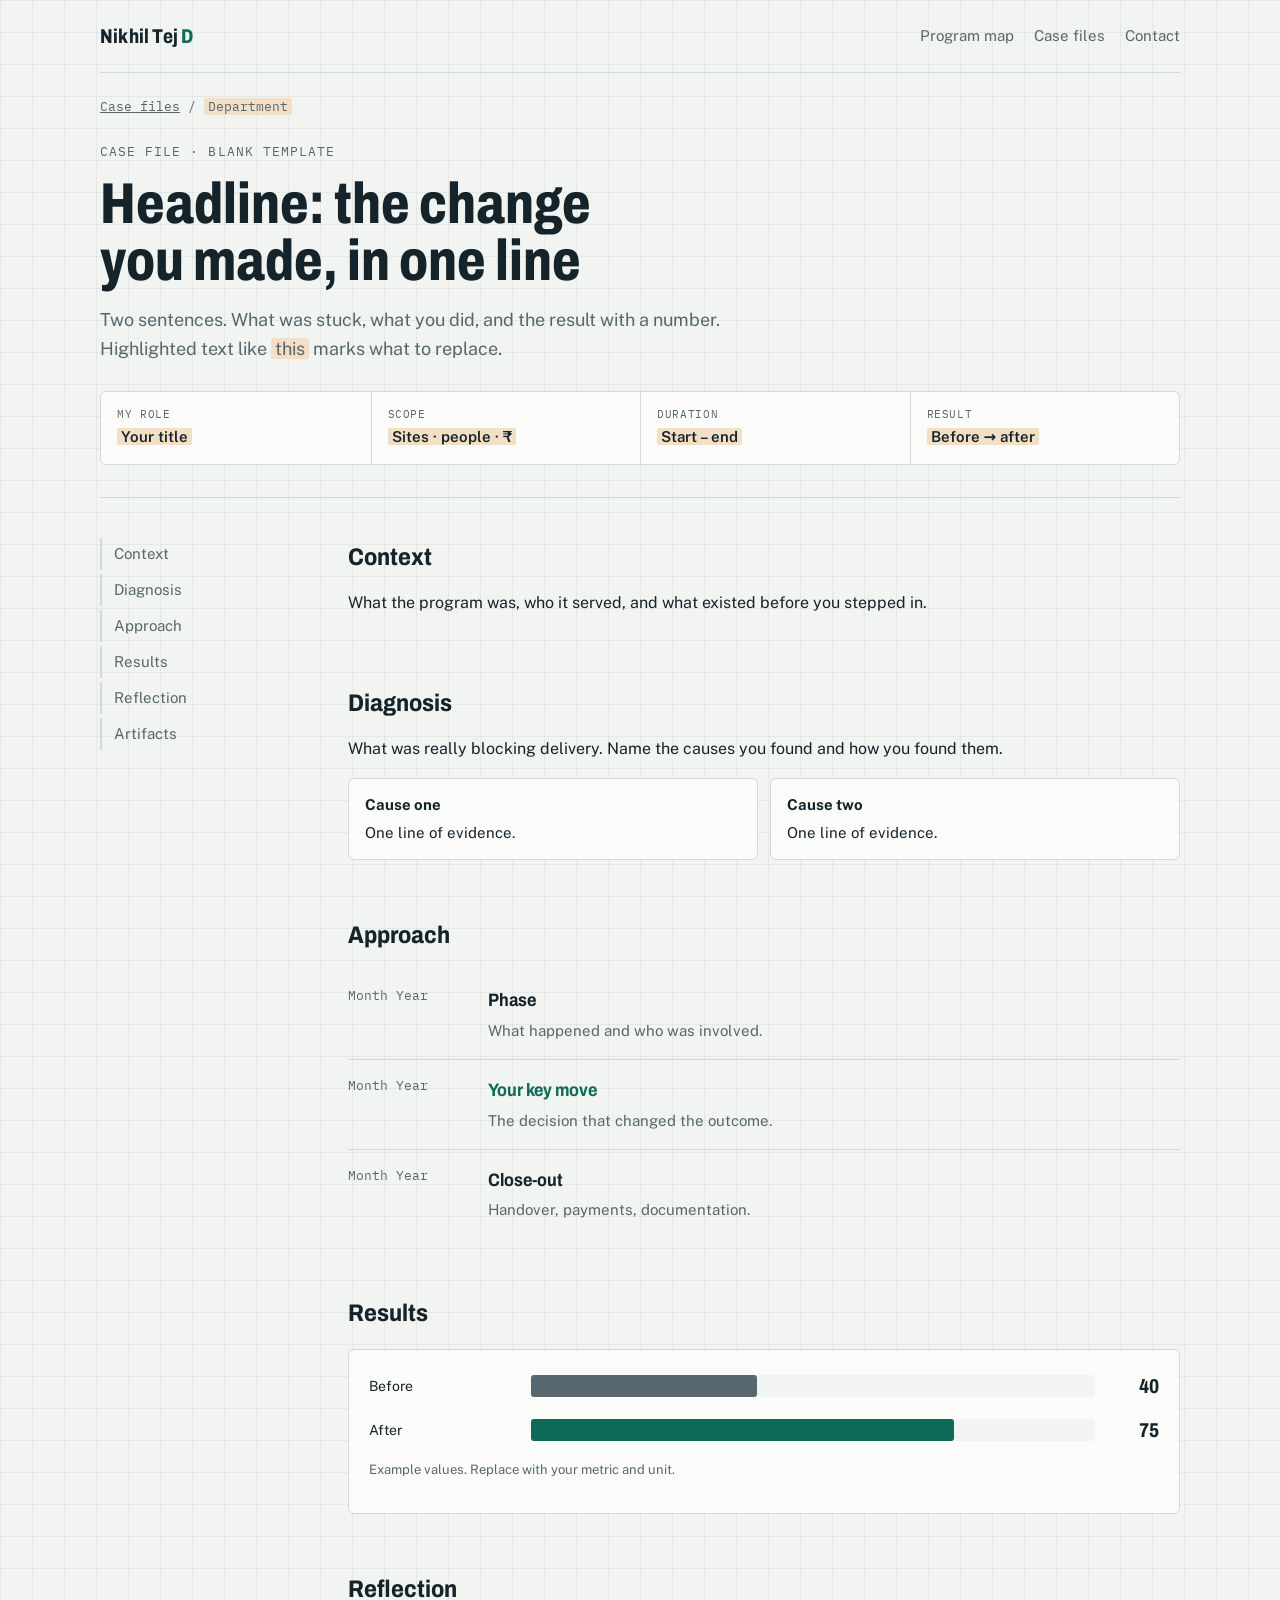
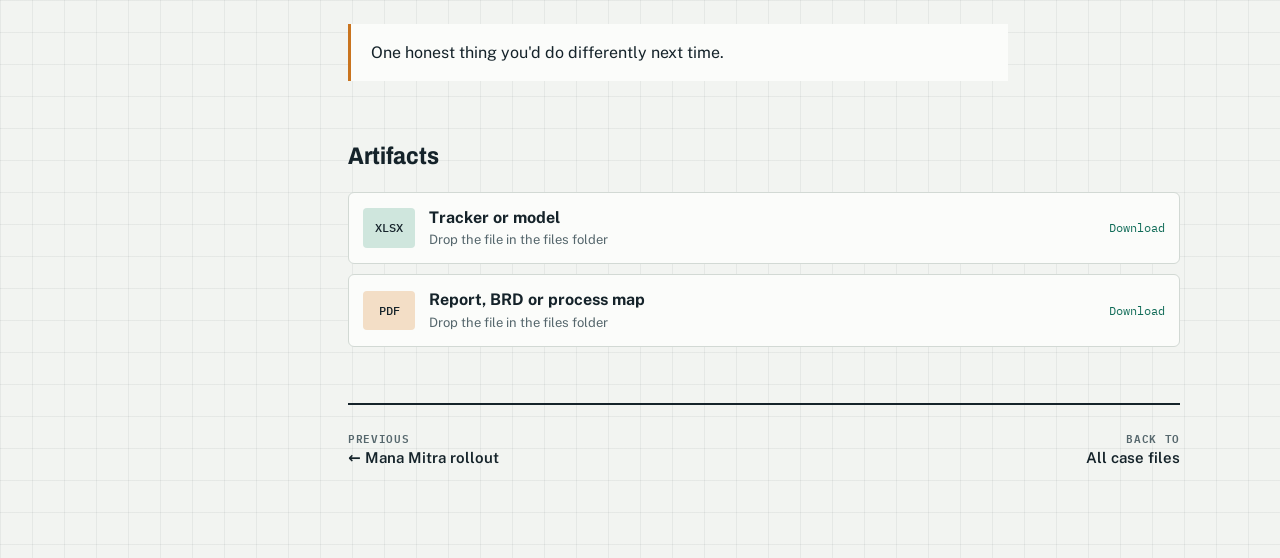
<file: cases/case-template.html>
<!doctype html>
<html lang="en"><head>
<meta charset="utf-8">
<meta name="viewport" content="width=device-width, initial-scale=1, viewport-fit=cover">
<title>Case File Template · Nikhil Tej D</title>
<link rel="preconnect" href="https://fonts.googleapis.com">
<link rel="preconnect" href="https://fonts.gstatic.com" crossorigin>
<link rel="stylesheet" href="https://fonts.googleapis.com/css2?family=Archivo:wdth,wght@75..125,400..800&family=Public+Sans:ital,wght@0,400;0,500;0,600;1,400&family=IBM+Plex+Mono:wght@400;500&display=swap">
<style>
:root{padding-top:env(safe-area-inset-top,0px);padding-bottom:env(safe-area-inset-bottom,0px)}
body{margin:0} img{max-width:100%} [hidden]{display:none!important}

/* Layout: a field program sheet. Left-aligned editorial column, one wide "program map" band
   that shows seven years of concurrent schemes as lanes, then case files you can filter. */
:root{
  --bg:#F2F4F1;
  --surface:#FBFCFA;
  --fg:#15232A;
  --muted:#56676D;
  --line:#D2D9D4;
  --accent:#0F6B57;
  --accent-soft:#CFE6DD;
  --signal:#C9741F;
  --signal-soft:#F3DEC6;
  --grid:rgba(21,35,42,.06);
  --f-display:"Archivo","Arial Narrow",system-ui,sans-serif;
  --f-body:"Public Sans",system-ui,-apple-system,"Segoe UI",sans-serif;
  --f-mono:"IBM Plex Mono",ui-monospace,"SFMono-Regular",Menlo,monospace;
  --s-1:.8125rem; --s0:1rem; --s1:1.125rem; --s2:1.5rem; --s3:2.25rem; --s4:clamp(2.5rem,6vw,4.5rem);
}
@media (prefers-color-scheme:dark){:root:not([data-theme="light"]){
  --bg:#0E1619;--surface:#141F23;--fg:#E4EBE7;--muted:#97A8A5;--line:#26363A;
  --accent:#4DBE9C;--accent-soft:#183A32;--signal:#E39A4F;--signal-soft:#3A2A18;--grid:rgba(228,235,231,.05);color-scheme:dark}}
:root[data-theme="dark"]{
  --bg:#0E1619;--surface:#141F23;--fg:#E4EBE7;--muted:#97A8A5;--line:#26363A;
  --accent:#4DBE9C;--accent-soft:#183A32;--signal:#E39A4F;--signal-soft:#3A2A18;--grid:rgba(228,235,231,.05);color-scheme:dark}

*{box-sizing:border-box}
body{background:var(--bg);color:var(--fg);font-family:var(--f-body);font-size:var(--s0);line-height:1.6;
  padding-left:max(16px,env(safe-area-inset-left,0px));padding-right:max(16px,env(safe-area-inset-right,0px));
  background-image:linear-gradient(var(--grid) 1px,transparent 1px),linear-gradient(90deg,var(--grid) 1px,transparent 1px);
  background-size:32px 32px}
.wrap{max-width:1080px;margin:0 auto}
a{color:var(--accent)}
a:focus-visible,button:focus-visible,summary:focus-visible{outline:2px solid var(--accent);outline-offset:3px;border-radius:2px}
h1,h2,h3{font-family:var(--f-display);text-wrap:balance;margin:0;font-stretch:88%}
.eyebrow{font-family:var(--f-mono);font-size:var(--s-1);letter-spacing:.08em;text-transform:uppercase;color:var(--muted)}

/* header */
header.top{display:flex;justify-content:space-between;align-items:center;gap:16px;padding-block:20px;flex-wrap:wrap;border-bottom:1px solid var(--line)}
.mark{font-family:var(--f-display);font-weight:750;font-stretch:80%;font-size:1.25rem;letter-spacing:.01em;text-decoration:none;color:var(--fg)}
.mark span{color:var(--accent)}
nav{display:flex;gap:20px;flex-wrap:wrap}
nav a{color:var(--muted);text-decoration:none;font-size:.9375rem}
nav a:hover{color:var(--fg)}

/* hero */
.hero{display:grid;grid-template-columns:minmax(0,1.5fr) minmax(0,1fr);gap:48px;padding-block:56px 40px;align-items:end}
.hero h1{font-size:var(--s4);line-height:.98;font-weight:780;font-stretch:78%;letter-spacing:-.01em;margin-top:14px}
.hero h1 em{font-style:normal;color:var(--accent)}
.lede{font-size:var(--s1);color:var(--muted);max-width:60ch;margin:22px 0 0}
.lede strong{color:var(--fg);font-weight:600}
.open{display:flex;flex-wrap:wrap;gap:8px;margin-top:24px}
.chip{font-family:var(--f-mono);font-size:.75rem;padding:5px 10px;border:1px solid var(--line);border-radius:999px;background:var(--surface);color:var(--fg)}
.ledger{background:var(--surface);border:1px solid var(--line);border-radius:6px;overflow:hidden}
.ledger .row{display:grid;grid-template-columns:auto 1fr;gap:16px;align-items:baseline;padding:14px 18px;border-top:1px solid var(--line)}
.ledger .row:first-child{border-top:0}
.ledger .num{font-family:var(--f-display);font-weight:760;font-stretch:75%;font-size:2.1rem;line-height:1;font-variant-numeric:tabular-nums;min-width:4.6ch}
.ledger .lab{color:var(--muted);font-size:.9375rem}
.ledger .src{font-family:var(--f-mono);font-size:.6875rem;color:var(--muted);padding:10px 18px;border-top:1px solid var(--line);background:var(--bg)}

section{padding-block:56px}
.sec-head{display:flex;justify-content:space-between;align-items:end;gap:24px;flex-wrap:wrap;margin-bottom:28px}
.sec-head h2{font-size:var(--s3);line-height:1.05;font-weight:740;max-width:22ch;margin-top:8px}
.sec-head p{color:var(--muted);max-width:46ch;margin:0}

/* program map */
.map-band{background:var(--surface);border:1px solid var(--line);border-radius:6px;padding:20px 20px 16px}
.map-scroll{overflow-x:auto}
.map{min-width:760px;display:grid;grid-template-columns:170px 1fr;row-gap:6px;font-size:.8125rem}
.lane-label{font-weight:600;padding-right:12px;align-self:center;line-height:1.25}
.lane-label small{display:block;font-family:var(--f-mono);font-weight:400;font-size:.6875rem;color:var(--muted)}
.track{position:relative;height:34px;border-left:1px solid var(--line);border-bottom:1px solid var(--grid)}
.bar{position:absolute;top:6px;height:22px;border-radius:3px;background:var(--accent-soft);border:1px solid var(--accent);color:var(--fg);font-size:.6875rem;font-family:var(--f-mono);line-height:20px;padding:0 6px;white-space:nowrap;overflow:hidden;text-overflow:ellipsis}
.bar.crisis{background:var(--signal-soft);border-color:var(--signal)}
.bar.pin{width:10px!important;padding:0;border-radius:50%;height:10px;top:12px;background:var(--signal);border-color:var(--signal)}
.bar.ongoing{border-right-style:dashed;border-top-right-radius:0;border-bottom-right-radius:0}
.axis{position:relative;height:22px;font-family:var(--f-mono);font-size:.6875rem;color:var(--muted);border-top:1px solid var(--line);margin-top:4px}
.axis span{position:absolute;top:4px;transform:translateX(-50%)}
.map-foot{display:flex;flex-wrap:wrap;gap:18px;margin-top:14px;font-size:.8125rem;color:var(--muted)}
.key{display:inline-flex;align-items:center;gap:6px}
.key i{width:16px;height:10px;border-radius:2px;display:inline-block;border:1px solid var(--accent);background:var(--accent-soft)}
.key i.c{border-color:var(--signal);background:var(--signal-soft)}
.key i.d{border-right-style:dashed}
.desk{margin-top:18px;padding:14px 16px;border-left:3px solid var(--accent);background:var(--bg);font-size:.9375rem;max-width:70ch}

/* case files */
.filters{display:flex;flex-wrap:wrap;gap:8px;margin-bottom:22px}
.filters button{font:inherit;font-size:.875rem;padding:7px 14px;border-radius:999px;border:1px solid var(--line);background:var(--surface);color:var(--fg);cursor:pointer}
.filters button[aria-pressed="true"]{background:var(--fg);color:var(--bg);border-color:var(--fg)}
.cases{display:grid;grid-template-columns:repeat(auto-fill,minmax(min(100%,330px),1fr));gap:16px}
.case{background:var(--surface);border:1px solid var(--line);border-radius:6px;padding:20px;display:flex;flex-direction:column;gap:12px;min-width:0}
.case .meta{display:flex;justify-content:space-between;gap:10px;font-family:var(--f-mono);font-size:.6875rem;color:var(--muted);text-transform:uppercase;letter-spacing:.06em}
.case h3{font-size:1.375rem;line-height:1.12;font-weight:720}
.result{display:flex;align-items:baseline;gap:10px;padding:10px 12px;background:var(--bg);border-radius:4px}
.result b{font-family:var(--f-display);font-stretch:75%;font-size:1.6rem;line-height:1;color:var(--accent);font-variant-numeric:tabular-nums;white-space:nowrap}
.case.crisis .result b{color:var(--signal)}
.result span{font-size:.875rem;color:var(--muted);line-height:1.35}
.case p{margin:0;font-size:.9375rem}
details{border-top:1px solid var(--line);padding-top:10px;margin-top:auto}
summary{cursor:pointer;font-size:.875rem;font-weight:600;color:var(--accent);list-style:none}
summary::-webkit-details-marker{display:none}
summary::after{content:" +";}
details[open] summary::after{content:" –"}
details dl{margin:12px 0 0;display:grid;gap:10px}
details dt{font-family:var(--f-mono);font-size:.6875rem;text-transform:uppercase;letter-spacing:.06em;color:var(--muted)}
details dd{margin:2px 0 0;font-size:.9rem}
.tags{display:flex;flex-wrap:wrap;gap:6px}
.tags span{font-size:.75rem;padding:2px 8px;border-radius:3px;background:var(--accent-soft);color:var(--fg)}

/* approach */
.steps{display:grid;grid-template-columns:repeat(5,minmax(0,1fr));gap:0;border:1px solid var(--line);border-radius:6px;background:var(--surface);overflow:hidden}
.step{padding:20px 18px;border-left:1px solid var(--line);display:flex;flex-direction:column;gap:8px;min-width:0}
.step:first-child{border-left:0}
.step .n{font-family:var(--f-mono);font-size:.75rem;color:var(--accent)}
.step h3{font-size:1.25rem;font-weight:720}
.step p{margin:0;font-size:.875rem;color:var(--muted)}
.step .ev{margin-top:auto;padding-top:10px;border-top:1px dashed var(--line);font-size:.8125rem;color:var(--fg)}

/* toolkit */
.kit{display:grid;grid-template-columns:repeat(3,minmax(0,1fr));gap:32px}
.kit h3{font-size:1.125rem;font-weight:700;padding-bottom:8px;border-bottom:2px solid var(--fg);margin-bottom:10px}
.kit ul{list-style:none;margin:0;padding:0;display:grid;gap:6px;font-size:.9375rem}
.kit li{display:flex;justify-content:space-between;gap:12px;border-bottom:1px solid var(--line);padding-bottom:6px}
.kit li span:last-child{font-family:var(--f-mono);font-size:.75rem;color:var(--muted);white-space:nowrap}

/* contact */
.contact{display:grid;grid-template-columns:minmax(0,1.3fr) minmax(0,1fr);gap:40px;align-items:start;border-top:2px solid var(--fg);padding-top:40px}
.contact h2{font-size:var(--s3);font-weight:760;line-height:1.05}
.contact p{color:var(--muted);max-width:52ch}
.cards{display:grid;gap:10px}
.c-item{background:var(--surface);border:1px solid var(--line);border-radius:6px;padding:12px 14px;display:flex;justify-content:space-between;align-items:center;gap:12px}
.c-item div{min-width:0}
.c-item small{display:block;font-family:var(--f-mono);font-size:.6875rem;text-transform:uppercase;letter-spacing:.06em;color:var(--muted)}
.c-item strong{font-weight:600;overflow-wrap:anywhere}
.c-item button{font:inherit;font-size:.8125rem;border:1px solid var(--line);background:var(--bg);color:var(--fg);border-radius:4px;padding:5px 10px;cursor:pointer;flex:none}
footer{padding-block:32px 48px;font-family:var(--f-mono);font-size:.75rem;color:var(--muted)}

/* load moment: lanes draw left to right from a visible resting state */
@media (prefers-reduced-motion:no-preference){
  .bar{transform-origin:left center;animation:draw .9s cubic-bezier(.2,.7,.2,1) both}
  @keyframes draw{from{transform:scaleX(.15);opacity:.55}to{transform:none;opacity:1}}
}

@media (max-width:860px){
  .hero{grid-template-columns:1fr;gap:32px;padding-block:40px 24px}
  .steps{grid-template-columns:1fr}
  .step{border-left:0;border-top:1px solid var(--line)}
  .step:first-child{border-top:0}
  .kit{grid-template-columns:1fr;gap:28px}
  .contact{grid-template-columns:1fr}
}


/* ---- case page ---- */
.crumb{font-family:var(--f-mono);font-size:var(--s-1);color:var(--muted);padding-block:24px 0}
.crumb a{color:var(--muted)}
.case-hero{padding-block:24px 32px;border-bottom:1px solid var(--line)}
.case-hero h1{font-size:clamp(2.2rem,5vw,3.6rem);line-height:1;font-weight:780;font-stretch:78%;margin-top:12px;max-width:20ch}
.case-hero .lede{margin-top:16px}
.facts{display:grid;grid-template-columns:repeat(4,minmax(0,1fr));margin-top:28px;border:1px solid var(--line);border-radius:6px;background:var(--surface)}
.facts div{padding:14px 16px;border-left:1px solid var(--line);min-width:0}
.facts div:first-child{border-left:0}
.facts small{display:block;font-family:var(--f-mono);font-size:.6875rem;text-transform:uppercase;letter-spacing:.06em;color:var(--muted)}
.facts strong{font-weight:600;font-size:.9375rem}
.layout{display:grid;grid-template-columns:200px minmax(0,1fr);gap:48px;padding-block:40px}
.toc{position:sticky;top:calc(env(safe-area-inset-top,0px) + 24px);align-self:start;display:grid;gap:4px;font-size:.875rem}
.toc a{color:var(--muted);text-decoration:none;padding:4px 0 4px 12px;border-left:2px solid var(--line)}
.toc a:hover,.toc a.on{color:var(--fg);border-left-color:var(--accent)}
.body{display:grid;gap:56px;min-width:0}
.body section{padding:0}
.body h2{font-size:var(--s2);font-weight:740;margin-bottom:14px}
.body p{max-width:66ch;margin:0 0 12px}
.why{display:grid;grid-template-columns:repeat(2,minmax(0,1fr));gap:12px;margin-top:16px}
.why div{background:var(--surface);border:1px solid var(--line);border-radius:6px;padding:14px 16px;font-size:.9375rem}
.why b{display:block;margin-bottom:4px}
.adkar{display:grid;grid-template-columns:repeat(5,minmax(0,1fr));gap:6px;margin-top:18px}
.adkar div{padding:14px 12px;border:1px solid var(--line);border-radius:4px;background:var(--surface);min-width:0}
.adkar div.block{border-color:var(--signal);background:var(--signal-soft)}
.adkar b{display:block;font-family:var(--f-display);font-stretch:80%;font-size:1.125rem}
.adkar span{font-size:.75rem;color:var(--muted)}
.adkar div.block span{color:var(--fg)}
.phases{list-style:none;margin:16px 0 0;padding:0;display:grid;gap:0}
.phases li{display:grid;grid-template-columns:120px minmax(0,1fr);gap:20px;padding:16px 0;border-top:1px solid var(--line)}
.phases li:first-child{border-top:0}
.phases time{font-family:var(--f-mono);font-size:.8125rem;color:var(--muted)}
.phases h3{font-size:1.125rem;font-weight:700;margin-bottom:4px}
.phases p{margin:0;font-size:.9375rem;color:var(--muted)}
.phases li.hot h3{color:var(--accent)}
.chart{background:var(--surface);border:1px solid var(--line);border-radius:6px;padding:20px;margin-top:16px}
.chart .r{display:grid;grid-template-columns:150px minmax(0,1fr) 52px;gap:12px;align-items:center;margin-top:12px}
.chart .r:first-of-type{margin-top:0}
.chart .lab{font-size:.875rem}
.chart .rail{height:22px;background:var(--bg);border-radius:3px;position:relative}
.chart .fill{position:absolute;inset:0 auto 0 0;border-radius:3px;background:var(--muted)}
.chart .fill.a{background:var(--accent)}
.chart .v{font-family:var(--f-display);font-stretch:78%;font-weight:760;font-size:1.25rem;font-variant-numeric:tabular-nums;text-align:right}
.chart .note{margin-top:14px;font-size:.8125rem;color:var(--muted)}
blockquote.reflect{margin:16px 0 0;padding:16px 20px;border-left:3px solid var(--signal);background:var(--surface);font-size:1rem;max-width:66ch}
.files{display:grid;gap:10px;margin-top:16px}
.file{display:grid;grid-template-columns:52px minmax(0,1fr) auto;gap:14px;align-items:center;background:var(--surface);border:1px solid var(--line);border-radius:6px;padding:12px 14px;text-decoration:none;color:var(--fg)}
.file:hover{border-color:var(--accent)}
.file .ext{font-family:var(--f-mono);font-size:.75rem;font-weight:500;text-align:center;padding:10px 0;border-radius:4px;background:var(--accent-soft)}
.file .ext.pdf{background:var(--signal-soft)}
.file small{display:block;color:var(--muted);font-size:.8125rem}
.file .go{font-family:var(--f-mono);font-size:.75rem;color:var(--accent);white-space:nowrap}
.embed{margin-top:16px;border:1px dashed var(--line);border-radius:6px;background:var(--surface);min-height:220px;display:grid;place-items:center;text-align:center;padding:24px}
.embed iframe{width:100%;height:520px;border:0;border-radius:4px}
.embed p{color:var(--muted);font-size:.875rem;margin:6px auto 0;max-width:46ch}
.pager{display:flex;justify-content:space-between;gap:16px;border-top:2px solid var(--fg);padding-block:24px 48px;flex-wrap:wrap}
.pager a{text-decoration:none;color:var(--fg);font-weight:600}
.pager small{display:block;font-family:var(--f-mono);font-size:.6875rem;color:var(--muted);text-transform:uppercase;letter-spacing:.06em}
.ph{background:var(--signal-soft);padding:0 4px;border-radius:2px}
@media (max-width:860px){
  .layout{grid-template-columns:1fr;gap:24px}
  .toc{position:static;grid-auto-flow:column;overflow-x:auto;gap:12px}
  .toc a{border-left:0;border-bottom:2px solid var(--line);padding:4px 0;white-space:nowrap}
  .facts{grid-template-columns:repeat(2,minmax(0,1fr))}
  .facts div:nth-child(3){border-left:0}
  .facts div:nth-child(n+3){border-top:1px solid var(--line)}
  .why{grid-template-columns:1fr}
  .adkar{grid-template-columns:repeat(2,minmax(0,1fr))}
  .phases li{grid-template-columns:1fr;gap:4px}
  .chart .r{grid-template-columns:1fr 52px}
  .chart .lab{grid-column:1/-1}
}

</style>
</head><body>
<div class="wrap">
<header class="top">
  <a class="mark" href="../index.html">Nikhil Tej <span>D</span></a>
  <nav aria-label="Sections">
    <a href="../index.html#map">Program map</a>
    <a href="../index.html#cases">Case files</a>
    <a href="../index.html#contact">Contact</a>
  </nav>
</header>

<div class="crumb"><a href="../index.html#cases">Case files</a> / <span class="ph">Department</span></div>
<div class="case-hero">
  <div class="eyebrow">Case file · Blank template</div>
  <h1>Headline: the change you made, in one line</h1>
  <p class="lede">Two sentences. What was stuck, what you did, and the result with a number. Highlighted text like <span class="ph">this</span> marks what to replace.</p>
  <div class="facts">
    <div><small>My role</small><strong class="ph">Your title</strong></div>
    <div><small>Scope</small><strong class="ph">Sites · people · ₹</strong></div>
    <div><small>Duration</small><strong class="ph">Start – end</strong></div>
    <div><small>Result</small><strong class="ph">Before → after</strong></div>
  </div>
</div>

<div class="layout">
  <nav class="toc" aria-label="On this page">
    <a href="#context">Context</a>
    <a href="#diagnosis">Diagnosis</a>
    <a href="#approach">Approach</a>
    <a href="#results">Results</a>
    <a href="#reflection">Reflection</a>
    <a href="#artifacts">Artifacts</a>
  </nav>
  <div class="body">
    <section id="context"><h2>Context</h2><p>What the program was, who it served, and what existed before you stepped in.</p></section>
    <section id="diagnosis"><h2>Diagnosis</h2><p>What was really blocking delivery. Name the causes you found and how you found them.</p>
      <div class="why"><div><b>Cause one</b>One line of evidence.</div><div><b>Cause two</b>One line of evidence.</div></div>
    </section>
    <section id="approach"><h2>Approach</h2>
      <ol class="phases">
        <li><time>Month Year</time><div><h3>Phase</h3><p>What happened and who was involved.</p></div></li>
        <li class="hot"><time>Month Year</time><div><h3>Your key move</h3><p>The decision that changed the outcome.</p></div></li>
        <li><time>Month Year</time><div><h3>Close-out</h3><p>Handover, payments, documentation.</p></div></li>
      </ol>
    </section>
    <section id="results"><h2>Results</h2>
      <div class="chart" role="img" aria-label="Example before and after bars">
        <div class="r"><span class="lab">Before</span><div class="rail"><div class="fill" style="width:40%"></div></div><span class="v">40</span></div>
        <div class="r"><span class="lab">After</span><div class="rail"><div class="fill a" style="width:75%"></div></div><span class="v">75</span></div>
        <p class="note">Example values. Replace with your metric and unit.</p>
      </div>
    </section>
    <section id="reflection"><h2>Reflection</h2><blockquote class="reflect">One honest thing you'd do differently next time.</blockquote></section>
    <section id="artifacts"><h2>Artifacts</h2>
      <div class="files">
        <a class="file" href="#artifacts"><span class="ext">XLSX</span><span><strong>Tracker or model</strong><small>Drop the file in the files folder</small></span><span class="go">Download</span></a>
        <a class="file" href="#artifacts"><span class="ext pdf">PDF</span><span><strong>Report, BRD or process map</strong><small>Drop the file in the files folder</small></span><span class="go">Download</span></a>
      </div>
    </section>
    <nav class="pager" aria-label="More case files">
      <a href="mana-mitra.html"><small>Previous</small>← Mana Mitra rollout</a>
      <a href="../index.html#cases" style="text-align:right"><small>Back to</small>All case files</a>
    </nav>
  </div>
</div>
</div>

</body></html>
</file>
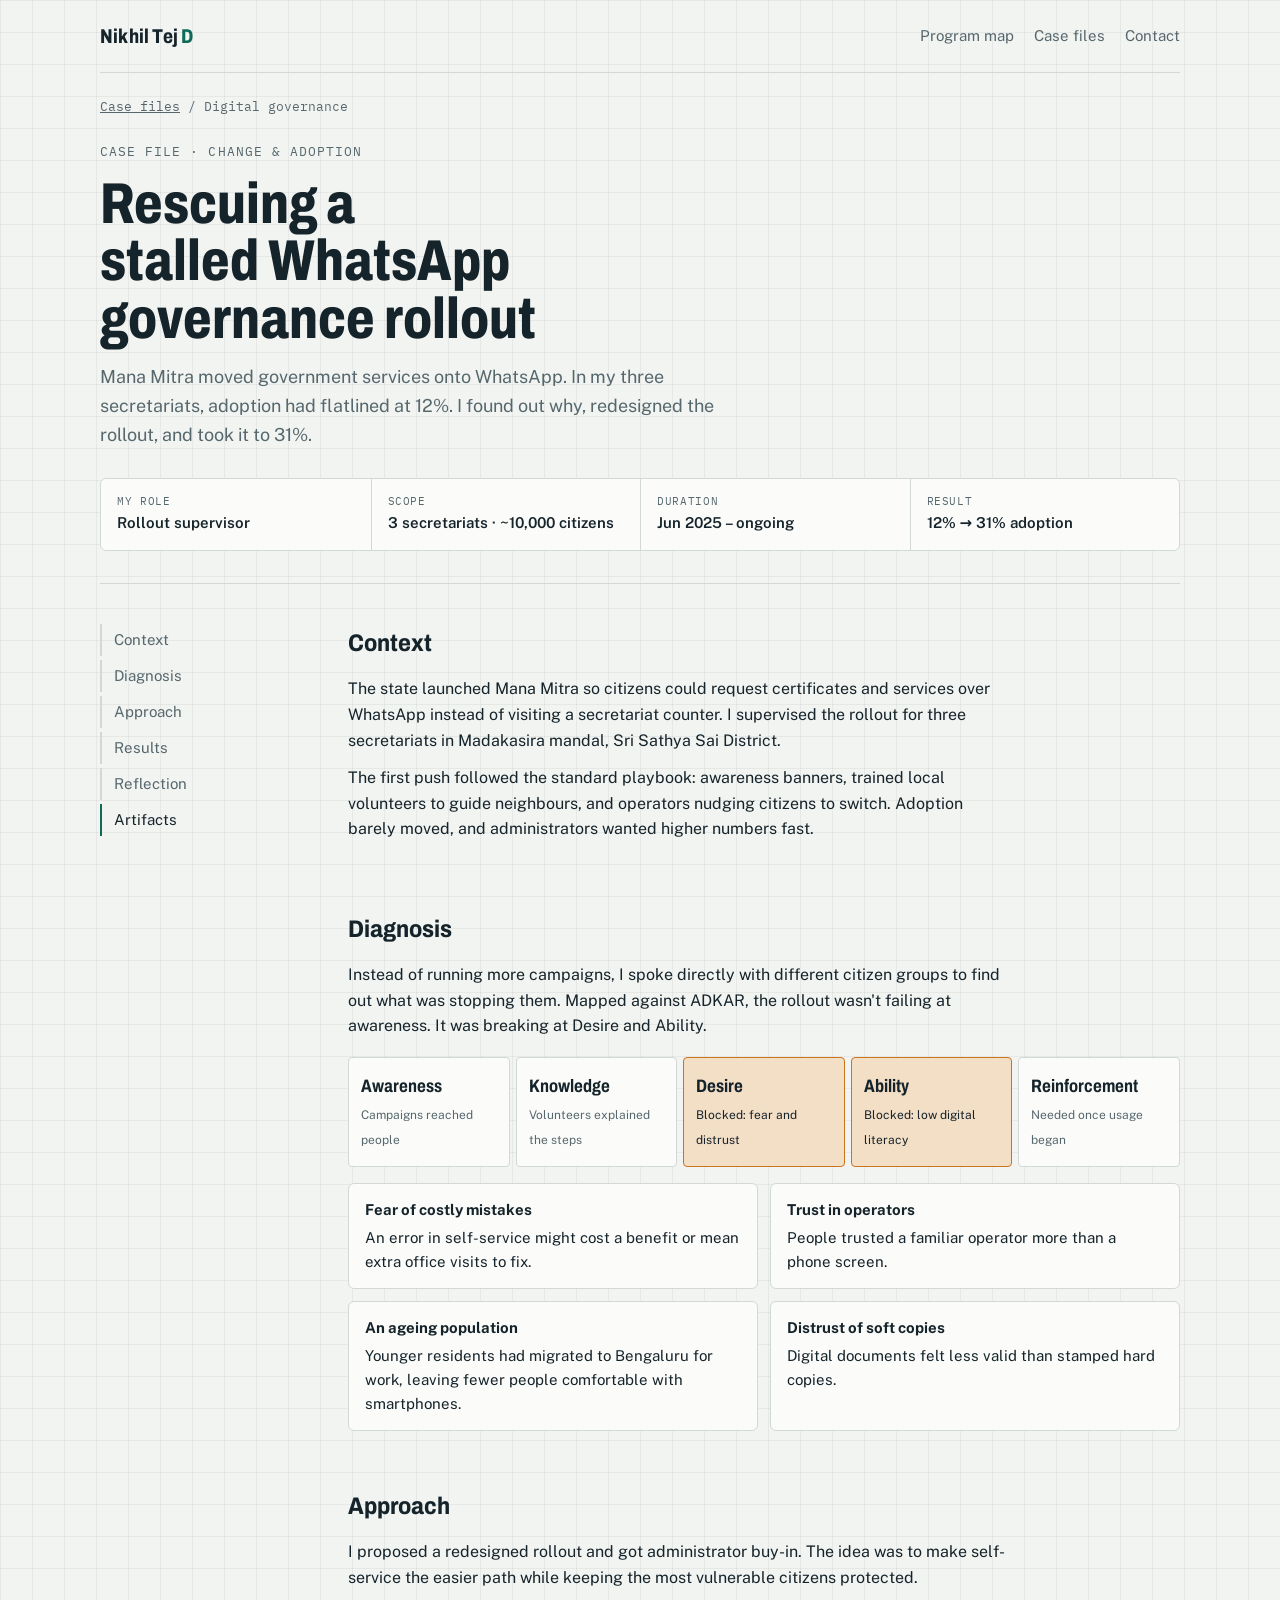
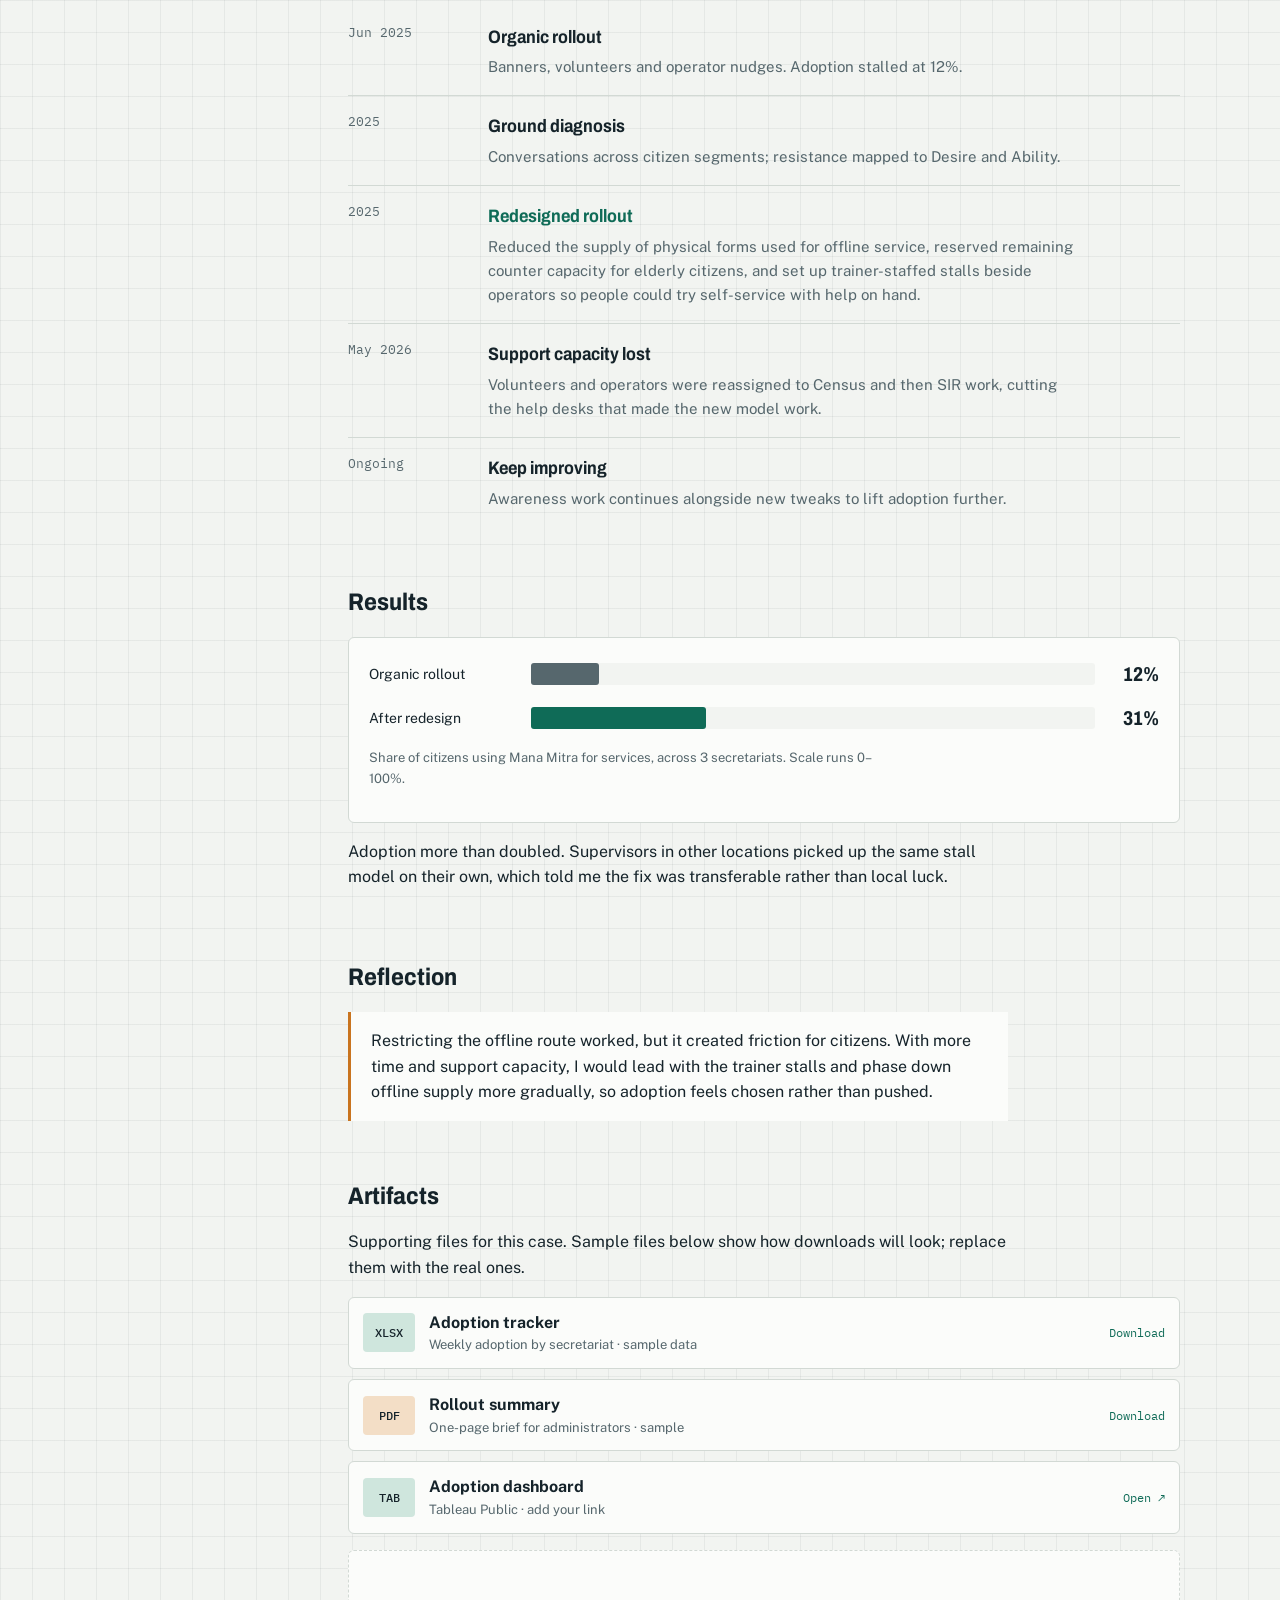
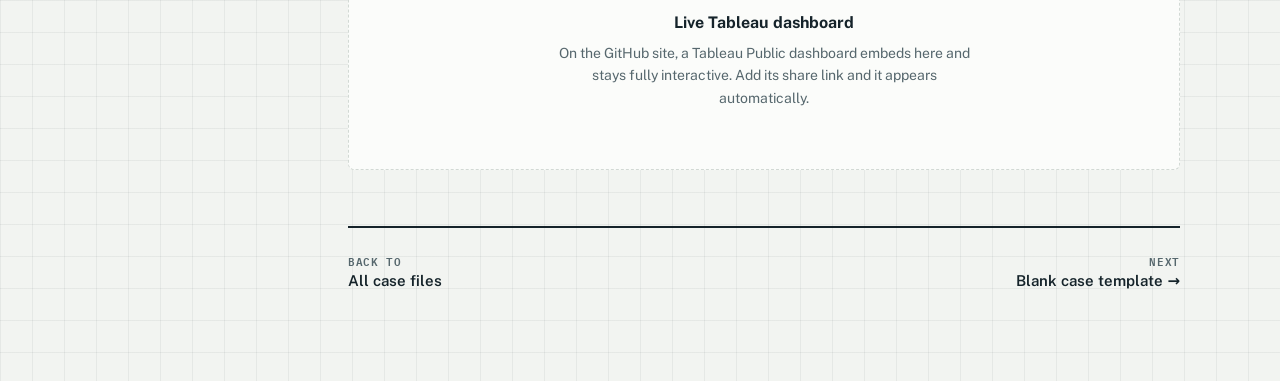
<file: cases/mana-mitra.html>
<!doctype html>
<html lang="en"><head>
<meta charset="utf-8">
<meta name="viewport" content="width=device-width, initial-scale=1, viewport-fit=cover">
<title>Mana Mitra Rollout · Nikhil Tej D</title>
<link rel="preconnect" href="https://fonts.googleapis.com">
<link rel="preconnect" href="https://fonts.gstatic.com" crossorigin>
<link rel="stylesheet" href="https://fonts.googleapis.com/css2?family=Archivo:wdth,wght@75..125,400..800&family=Public+Sans:ital,wght@0,400;0,500;0,600;1,400&family=IBM+Plex+Mono:wght@400;500&display=swap">
<style>
:root{padding-top:env(safe-area-inset-top,0px);padding-bottom:env(safe-area-inset-bottom,0px)}
body{margin:0} img{max-width:100%} [hidden]{display:none!important}

/* Layout: a field program sheet. Left-aligned editorial column, one wide "program map" band
   that shows seven years of concurrent schemes as lanes, then case files you can filter. */
:root{
  --bg:#F2F4F1;
  --surface:#FBFCFA;
  --fg:#15232A;
  --muted:#56676D;
  --line:#D2D9D4;
  --accent:#0F6B57;
  --accent-soft:#CFE6DD;
  --signal:#C9741F;
  --signal-soft:#F3DEC6;
  --grid:rgba(21,35,42,.06);
  --f-display:"Archivo","Arial Narrow",system-ui,sans-serif;
  --f-body:"Public Sans",system-ui,-apple-system,"Segoe UI",sans-serif;
  --f-mono:"IBM Plex Mono",ui-monospace,"SFMono-Regular",Menlo,monospace;
  --s-1:.8125rem; --s0:1rem; --s1:1.125rem; --s2:1.5rem; --s3:2.25rem; --s4:clamp(2.5rem,6vw,4.5rem);
}
@media (prefers-color-scheme:dark){:root:not([data-theme="light"]){
  --bg:#0E1619;--surface:#141F23;--fg:#E4EBE7;--muted:#97A8A5;--line:#26363A;
  --accent:#4DBE9C;--accent-soft:#183A32;--signal:#E39A4F;--signal-soft:#3A2A18;--grid:rgba(228,235,231,.05);color-scheme:dark}}
:root[data-theme="dark"]{
  --bg:#0E1619;--surface:#141F23;--fg:#E4EBE7;--muted:#97A8A5;--line:#26363A;
  --accent:#4DBE9C;--accent-soft:#183A32;--signal:#E39A4F;--signal-soft:#3A2A18;--grid:rgba(228,235,231,.05);color-scheme:dark}

*{box-sizing:border-box}
body{background:var(--bg);color:var(--fg);font-family:var(--f-body);font-size:var(--s0);line-height:1.6;
  padding-left:max(16px,env(safe-area-inset-left,0px));padding-right:max(16px,env(safe-area-inset-right,0px));
  background-image:linear-gradient(var(--grid) 1px,transparent 1px),linear-gradient(90deg,var(--grid) 1px,transparent 1px);
  background-size:32px 32px}
.wrap{max-width:1080px;margin:0 auto}
a{color:var(--accent)}
a:focus-visible,button:focus-visible,summary:focus-visible{outline:2px solid var(--accent);outline-offset:3px;border-radius:2px}
h1,h2,h3{font-family:var(--f-display);text-wrap:balance;margin:0;font-stretch:88%}
.eyebrow{font-family:var(--f-mono);font-size:var(--s-1);letter-spacing:.08em;text-transform:uppercase;color:var(--muted)}

/* header */
header.top{display:flex;justify-content:space-between;align-items:center;gap:16px;padding-block:20px;flex-wrap:wrap;border-bottom:1px solid var(--line)}
.mark{font-family:var(--f-display);font-weight:750;font-stretch:80%;font-size:1.25rem;letter-spacing:.01em;text-decoration:none;color:var(--fg)}
.mark span{color:var(--accent)}
nav{display:flex;gap:20px;flex-wrap:wrap}
nav a{color:var(--muted);text-decoration:none;font-size:.9375rem}
nav a:hover{color:var(--fg)}

/* hero */
.hero{display:grid;grid-template-columns:minmax(0,1.5fr) minmax(0,1fr);gap:48px;padding-block:56px 40px;align-items:end}
.hero h1{font-size:var(--s4);line-height:.98;font-weight:780;font-stretch:78%;letter-spacing:-.01em;margin-top:14px}
.hero h1 em{font-style:normal;color:var(--accent)}
.lede{font-size:var(--s1);color:var(--muted);max-width:60ch;margin:22px 0 0}
.lede strong{color:var(--fg);font-weight:600}
.open{display:flex;flex-wrap:wrap;gap:8px;margin-top:24px}
.chip{font-family:var(--f-mono);font-size:.75rem;padding:5px 10px;border:1px solid var(--line);border-radius:999px;background:var(--surface);color:var(--fg)}
.ledger{background:var(--surface);border:1px solid var(--line);border-radius:6px;overflow:hidden}
.ledger .row{display:grid;grid-template-columns:auto 1fr;gap:16px;align-items:baseline;padding:14px 18px;border-top:1px solid var(--line)}
.ledger .row:first-child{border-top:0}
.ledger .num{font-family:var(--f-display);font-weight:760;font-stretch:75%;font-size:2.1rem;line-height:1;font-variant-numeric:tabular-nums;min-width:4.6ch}
.ledger .lab{color:var(--muted);font-size:.9375rem}
.ledger .src{font-family:var(--f-mono);font-size:.6875rem;color:var(--muted);padding:10px 18px;border-top:1px solid var(--line);background:var(--bg)}

section{padding-block:56px}
.sec-head{display:flex;justify-content:space-between;align-items:end;gap:24px;flex-wrap:wrap;margin-bottom:28px}
.sec-head h2{font-size:var(--s3);line-height:1.05;font-weight:740;max-width:22ch;margin-top:8px}
.sec-head p{color:var(--muted);max-width:46ch;margin:0}

/* program map */
.map-band{background:var(--surface);border:1px solid var(--line);border-radius:6px;padding:20px 20px 16px}
.map-scroll{overflow-x:auto}
.map{min-width:760px;display:grid;grid-template-columns:170px 1fr;row-gap:6px;font-size:.8125rem}
.lane-label{font-weight:600;padding-right:12px;align-self:center;line-height:1.25}
.lane-label small{display:block;font-family:var(--f-mono);font-weight:400;font-size:.6875rem;color:var(--muted)}
.track{position:relative;height:34px;border-left:1px solid var(--line);border-bottom:1px solid var(--grid)}
.bar{position:absolute;top:6px;height:22px;border-radius:3px;background:var(--accent-soft);border:1px solid var(--accent);color:var(--fg);font-size:.6875rem;font-family:var(--f-mono);line-height:20px;padding:0 6px;white-space:nowrap;overflow:hidden;text-overflow:ellipsis}
.bar.crisis{background:var(--signal-soft);border-color:var(--signal)}
.bar.pin{width:10px!important;padding:0;border-radius:50%;height:10px;top:12px;background:var(--signal);border-color:var(--signal)}
.bar.ongoing{border-right-style:dashed;border-top-right-radius:0;border-bottom-right-radius:0}
.axis{position:relative;height:22px;font-family:var(--f-mono);font-size:.6875rem;color:var(--muted);border-top:1px solid var(--line);margin-top:4px}
.axis span{position:absolute;top:4px;transform:translateX(-50%)}
.map-foot{display:flex;flex-wrap:wrap;gap:18px;margin-top:14px;font-size:.8125rem;color:var(--muted)}
.key{display:inline-flex;align-items:center;gap:6px}
.key i{width:16px;height:10px;border-radius:2px;display:inline-block;border:1px solid var(--accent);background:var(--accent-soft)}
.key i.c{border-color:var(--signal);background:var(--signal-soft)}
.key i.d{border-right-style:dashed}
.desk{margin-top:18px;padding:14px 16px;border-left:3px solid var(--accent);background:var(--bg);font-size:.9375rem;max-width:70ch}

/* case files */
.filters{display:flex;flex-wrap:wrap;gap:8px;margin-bottom:22px}
.filters button{font:inherit;font-size:.875rem;padding:7px 14px;border-radius:999px;border:1px solid var(--line);background:var(--surface);color:var(--fg);cursor:pointer}
.filters button[aria-pressed="true"]{background:var(--fg);color:var(--bg);border-color:var(--fg)}
.cases{display:grid;grid-template-columns:repeat(auto-fill,minmax(min(100%,330px),1fr));gap:16px}
.case{background:var(--surface);border:1px solid var(--line);border-radius:6px;padding:20px;display:flex;flex-direction:column;gap:12px;min-width:0}
.case .meta{display:flex;justify-content:space-between;gap:10px;font-family:var(--f-mono);font-size:.6875rem;color:var(--muted);text-transform:uppercase;letter-spacing:.06em}
.case h3{font-size:1.375rem;line-height:1.12;font-weight:720}
.result{display:flex;align-items:baseline;gap:10px;padding:10px 12px;background:var(--bg);border-radius:4px}
.result b{font-family:var(--f-display);font-stretch:75%;font-size:1.6rem;line-height:1;color:var(--accent);font-variant-numeric:tabular-nums;white-space:nowrap}
.case.crisis .result b{color:var(--signal)}
.result span{font-size:.875rem;color:var(--muted);line-height:1.35}
.case p{margin:0;font-size:.9375rem}
details{border-top:1px solid var(--line);padding-top:10px;margin-top:auto}
summary{cursor:pointer;font-size:.875rem;font-weight:600;color:var(--accent);list-style:none}
summary::-webkit-details-marker{display:none}
summary::after{content:" +";}
details[open] summary::after{content:" –"}
details dl{margin:12px 0 0;display:grid;gap:10px}
details dt{font-family:var(--f-mono);font-size:.6875rem;text-transform:uppercase;letter-spacing:.06em;color:var(--muted)}
details dd{margin:2px 0 0;font-size:.9rem}
.tags{display:flex;flex-wrap:wrap;gap:6px}
.tags span{font-size:.75rem;padding:2px 8px;border-radius:3px;background:var(--accent-soft);color:var(--fg)}

/* approach */
.steps{display:grid;grid-template-columns:repeat(5,minmax(0,1fr));gap:0;border:1px solid var(--line);border-radius:6px;background:var(--surface);overflow:hidden}
.step{padding:20px 18px;border-left:1px solid var(--line);display:flex;flex-direction:column;gap:8px;min-width:0}
.step:first-child{border-left:0}
.step .n{font-family:var(--f-mono);font-size:.75rem;color:var(--accent)}
.step h3{font-size:1.25rem;font-weight:720}
.step p{margin:0;font-size:.875rem;color:var(--muted)}
.step .ev{margin-top:auto;padding-top:10px;border-top:1px dashed var(--line);font-size:.8125rem;color:var(--fg)}

/* toolkit */
.kit{display:grid;grid-template-columns:repeat(3,minmax(0,1fr));gap:32px}
.kit h3{font-size:1.125rem;font-weight:700;padding-bottom:8px;border-bottom:2px solid var(--fg);margin-bottom:10px}
.kit ul{list-style:none;margin:0;padding:0;display:grid;gap:6px;font-size:.9375rem}
.kit li{display:flex;justify-content:space-between;gap:12px;border-bottom:1px solid var(--line);padding-bottom:6px}
.kit li span:last-child{font-family:var(--f-mono);font-size:.75rem;color:var(--muted);white-space:nowrap}

/* contact */
.contact{display:grid;grid-template-columns:minmax(0,1.3fr) minmax(0,1fr);gap:40px;align-items:start;border-top:2px solid var(--fg);padding-top:40px}
.contact h2{font-size:var(--s3);font-weight:760;line-height:1.05}
.contact p{color:var(--muted);max-width:52ch}
.cards{display:grid;gap:10px}
.c-item{background:var(--surface);border:1px solid var(--line);border-radius:6px;padding:12px 14px;display:flex;justify-content:space-between;align-items:center;gap:12px}
.c-item div{min-width:0}
.c-item small{display:block;font-family:var(--f-mono);font-size:.6875rem;text-transform:uppercase;letter-spacing:.06em;color:var(--muted)}
.c-item strong{font-weight:600;overflow-wrap:anywhere}
.c-item button{font:inherit;font-size:.8125rem;border:1px solid var(--line);background:var(--bg);color:var(--fg);border-radius:4px;padding:5px 10px;cursor:pointer;flex:none}
footer{padding-block:32px 48px;font-family:var(--f-mono);font-size:.75rem;color:var(--muted)}

/* load moment: lanes draw left to right from a visible resting state */
@media (prefers-reduced-motion:no-preference){
  .bar{transform-origin:left center;animation:draw .9s cubic-bezier(.2,.7,.2,1) both}
  @keyframes draw{from{transform:scaleX(.15);opacity:.55}to{transform:none;opacity:1}}
}

@media (max-width:860px){
  .hero{grid-template-columns:1fr;gap:32px;padding-block:40px 24px}
  .steps{grid-template-columns:1fr}
  .step{border-left:0;border-top:1px solid var(--line)}
  .step:first-child{border-top:0}
  .kit{grid-template-columns:1fr;gap:28px}
  .contact{grid-template-columns:1fr}
}


/* ---- case page ---- */
.crumb{font-family:var(--f-mono);font-size:var(--s-1);color:var(--muted);padding-block:24px 0}
.crumb a{color:var(--muted)}
.case-hero{padding-block:24px 32px;border-bottom:1px solid var(--line)}
.case-hero h1{font-size:clamp(2.2rem,5vw,3.6rem);line-height:1;font-weight:780;font-stretch:78%;margin-top:12px;max-width:20ch}
.case-hero .lede{margin-top:16px}
.facts{display:grid;grid-template-columns:repeat(4,minmax(0,1fr));margin-top:28px;border:1px solid var(--line);border-radius:6px;background:var(--surface)}
.facts div{padding:14px 16px;border-left:1px solid var(--line);min-width:0}
.facts div:first-child{border-left:0}
.facts small{display:block;font-family:var(--f-mono);font-size:.6875rem;text-transform:uppercase;letter-spacing:.06em;color:var(--muted)}
.facts strong{font-weight:600;font-size:.9375rem}
.layout{display:grid;grid-template-columns:200px minmax(0,1fr);gap:48px;padding-block:40px}
.toc{position:sticky;top:calc(env(safe-area-inset-top,0px) + 24px);align-self:start;display:grid;gap:4px;font-size:.875rem}
.toc a{color:var(--muted);text-decoration:none;padding:4px 0 4px 12px;border-left:2px solid var(--line)}
.toc a:hover,.toc a.on{color:var(--fg);border-left-color:var(--accent)}
.body{display:grid;gap:56px;min-width:0}
.body section{padding:0}
.body h2{font-size:var(--s2);font-weight:740;margin-bottom:14px}
.body p{max-width:66ch;margin:0 0 12px}
.why{display:grid;grid-template-columns:repeat(2,minmax(0,1fr));gap:12px;margin-top:16px}
.why div{background:var(--surface);border:1px solid var(--line);border-radius:6px;padding:14px 16px;font-size:.9375rem}
.why b{display:block;margin-bottom:4px}
.adkar{display:grid;grid-template-columns:repeat(5,minmax(0,1fr));gap:6px;margin-top:18px}
.adkar div{padding:14px 12px;border:1px solid var(--line);border-radius:4px;background:var(--surface);min-width:0}
.adkar div.block{border-color:var(--signal);background:var(--signal-soft)}
.adkar b{display:block;font-family:var(--f-display);font-stretch:80%;font-size:1.125rem}
.adkar span{font-size:.75rem;color:var(--muted)}
.adkar div.block span{color:var(--fg)}
.phases{list-style:none;margin:16px 0 0;padding:0;display:grid;gap:0}
.phases li{display:grid;grid-template-columns:120px minmax(0,1fr);gap:20px;padding:16px 0;border-top:1px solid var(--line)}
.phases li:first-child{border-top:0}
.phases time{font-family:var(--f-mono);font-size:.8125rem;color:var(--muted)}
.phases h3{font-size:1.125rem;font-weight:700;margin-bottom:4px}
.phases p{margin:0;font-size:.9375rem;color:var(--muted)}
.phases li.hot h3{color:var(--accent)}
.chart{background:var(--surface);border:1px solid var(--line);border-radius:6px;padding:20px;margin-top:16px}
.chart .r{display:grid;grid-template-columns:150px minmax(0,1fr) 52px;gap:12px;align-items:center;margin-top:12px}
.chart .r:first-of-type{margin-top:0}
.chart .lab{font-size:.875rem}
.chart .rail{height:22px;background:var(--bg);border-radius:3px;position:relative}
.chart .fill{position:absolute;inset:0 auto 0 0;border-radius:3px;background:var(--muted)}
.chart .fill.a{background:var(--accent)}
.chart .v{font-family:var(--f-display);font-stretch:78%;font-weight:760;font-size:1.25rem;font-variant-numeric:tabular-nums;text-align:right}
.chart .note{margin-top:14px;font-size:.8125rem;color:var(--muted)}
blockquote.reflect{margin:16px 0 0;padding:16px 20px;border-left:3px solid var(--signal);background:var(--surface);font-size:1rem;max-width:66ch}
.files{display:grid;gap:10px;margin-top:16px}
.file{display:grid;grid-template-columns:52px minmax(0,1fr) auto;gap:14px;align-items:center;background:var(--surface);border:1px solid var(--line);border-radius:6px;padding:12px 14px;text-decoration:none;color:var(--fg)}
.file:hover{border-color:var(--accent)}
.file .ext{font-family:var(--f-mono);font-size:.75rem;font-weight:500;text-align:center;padding:10px 0;border-radius:4px;background:var(--accent-soft)}
.file .ext.pdf{background:var(--signal-soft)}
.file small{display:block;color:var(--muted);font-size:.8125rem}
.file .go{font-family:var(--f-mono);font-size:.75rem;color:var(--accent);white-space:nowrap}
.embed{margin-top:16px;border:1px dashed var(--line);border-radius:6px;background:var(--surface);min-height:220px;display:grid;place-items:center;text-align:center;padding:24px}
.embed iframe{width:100%;height:520px;border:0;border-radius:4px}
.embed p{color:var(--muted);font-size:.875rem;margin:6px auto 0;max-width:46ch}
.pager{display:flex;justify-content:space-between;gap:16px;border-top:2px solid var(--fg);padding-block:24px 48px;flex-wrap:wrap}
.pager a{text-decoration:none;color:var(--fg);font-weight:600}
.pager small{display:block;font-family:var(--f-mono);font-size:.6875rem;color:var(--muted);text-transform:uppercase;letter-spacing:.06em}
.ph{background:var(--signal-soft);padding:0 4px;border-radius:2px}
@media (max-width:860px){
  .layout{grid-template-columns:1fr;gap:24px}
  .toc{position:static;grid-auto-flow:column;overflow-x:auto;gap:12px}
  .toc a{border-left:0;border-bottom:2px solid var(--line);padding:4px 0;white-space:nowrap}
  .facts{grid-template-columns:repeat(2,minmax(0,1fr))}
  .facts div:nth-child(3){border-left:0}
  .facts div:nth-child(n+3){border-top:1px solid var(--line)}
  .why{grid-template-columns:1fr}
  .adkar{grid-template-columns:repeat(2,minmax(0,1fr))}
  .phases li{grid-template-columns:1fr;gap:4px}
  .chart .r{grid-template-columns:1fr 52px}
  .chart .lab{grid-column:1/-1}
}

</style>
</head><body>
<div class="wrap">
<header class="top">
  <a class="mark" href="../index.html">Nikhil Tej <span>D</span></a>
  <nav aria-label="Sections">
    <a href="../index.html#map">Program map</a>
    <a href="../index.html#cases">Case files</a>
    <a href="../index.html#contact">Contact</a>
  </nav>
</header>

<div class="crumb"><a href="../index.html#cases">Case files</a> / Digital governance</div>
<div class="case-hero">
  <div class="eyebrow">Case file · Change &amp; adoption</div>
  <h1>Rescuing a stalled WhatsApp governance rollout</h1>
  <p class="lede">Mana Mitra moved government services onto WhatsApp. In my three secretariats, adoption had flatlined at 12%. I found out why, redesigned the rollout, and took it to 31%.</p>
  <div class="facts">
    <div><small>My role</small><strong>Rollout supervisor</strong></div>
    <div><small>Scope</small><strong>3 secretariats · ~10,000 citizens</strong></div>
    <div><small>Duration</small><strong>Jun 2025 – ongoing</strong></div>
    <div><small>Result</small><strong>12% → 31% adoption</strong></div>
  </div>
</div>

<div class="layout">
  <nav class="toc" aria-label="On this page">
    <a href="#context">Context</a>
    <a href="#diagnosis">Diagnosis</a>
    <a href="#approach">Approach</a>
    <a href="#results">Results</a>
    <a href="#reflection">Reflection</a>
    <a href="#artifacts">Artifacts</a>
  </nav>

  <div class="body">
    <section id="context">
      <h2>Context</h2>
      <p>The state launched Mana Mitra so citizens could request certificates and services over WhatsApp instead of visiting a secretariat counter. I supervised the rollout for three secretariats in Madakasira mandal, Sri Sathya Sai District.</p>
      <p>The first push followed the standard playbook: awareness banners, trained local volunteers to guide neighbours, and operators nudging citizens to switch. Adoption barely moved, and administrators wanted higher numbers fast.</p>
    </section>

    <section id="diagnosis">
      <h2>Diagnosis</h2>
      <p>Instead of running more campaigns, I spoke directly with different citizen groups to find out what was stopping them. Mapped against ADKAR, the rollout wasn't failing at awareness. It was breaking at Desire and Ability.</p>
      <div class="adkar" aria-label="ADKAR stages, with Desire and Ability marked as the blockers">
        <div><b>Awareness</b><span>Campaigns reached people</span></div>
        <div><b>Knowledge</b><span>Volunteers explained the steps</span></div>
        <div class="block"><b>Desire</b><span>Blocked: fear and distrust</span></div>
        <div class="block"><b>Ability</b><span>Blocked: low digital literacy</span></div>
        <div><b>Reinforcement</b><span>Needed once usage began</span></div>
      </div>
      <div class="why">
        <div><b>Fear of costly mistakes</b>An error in self-service might cost a benefit or mean extra office visits to fix.</div>
        <div><b>Trust in operators</b>People trusted a familiar operator more than a phone screen.</div>
        <div><b>An ageing population</b>Younger residents had migrated to Bengaluru for work, leaving fewer people comfortable with smartphones.</div>
        <div><b>Distrust of soft copies</b>Digital documents felt less valid than stamped hard copies.</div>
      </div>
    </section>

    <section id="approach">
      <h2>Approach</h2>
      <p>I proposed a redesigned rollout and got administrator buy-in. The idea was to make self-service the easier path while keeping the most vulnerable citizens protected.</p>
      <ol class="phases">
        <li><time>Jun 2025</time><div><h3>Organic rollout</h3><p>Banners, volunteers and operator nudges. Adoption stalled at 12%.</p></div></li>
        <li><time>2025</time><div><h3>Ground diagnosis</h3><p>Conversations across citizen segments; resistance mapped to Desire and Ability.</p></div></li>
        <li class="hot"><time>2025</time><div><h3>Redesigned rollout</h3><p>Reduced the supply of physical forms used for offline service, reserved remaining counter capacity for elderly citizens, and set up trainer-staffed stalls beside operators so people could try self-service with help on hand.</p></div></li>
        <li><time>May 2026</time><div><h3>Support capacity lost</h3><p>Volunteers and operators were reassigned to Census and then SIR work, cutting the help desks that made the new model work.</p></div></li>
        <li><time>Ongoing</time><div><h3>Keep improving</h3><p>Awareness work continues alongside new tweaks to lift adoption further.</p></div></li>
      </ol>
    </section>

    <section id="results">
      <h2>Results</h2>
      <div class="chart" role="img" aria-label="Adoption rose from 12 percent to 31 percent">
        <div class="r"><span class="lab">Organic rollout</span><div class="rail"><div class="fill" style="width:12%"></div></div><span class="v">12%</span></div>
        <div class="r"><span class="lab">After redesign</span><div class="rail"><div class="fill a" style="width:31%"></div></div><span class="v">31%</span></div>
        <p class="note">Share of citizens using Mana Mitra for services, across 3 secretariats. Scale runs 0–100%.</p>
      </div>
      <p style="margin-top:16px">Adoption more than doubled. Supervisors in other locations picked up the same stall model on their own, which told me the fix was transferable rather than local luck.</p>
    </section>

    <section id="reflection">
      <h2>Reflection</h2>
      <blockquote class="reflect">Restricting the offline route worked, but it created friction for citizens. With more time and support capacity, I would lead with the trainer stalls and phase down offline supply more gradually, so adoption feels chosen rather than pushed.</blockquote>
    </section>

    <section id="artifacts">
      <h2>Artifacts</h2>
      <p>Supporting files for this case. Sample files below show how downloads will look; replace them with the real ones.</p>
      <div class="files">
        <a class="file" href="../files/mana-mitra-adoption-tracker.xlsx" download><span class="ext">XLSX</span><span><strong>Adoption tracker</strong><small>Weekly adoption by secretariat · sample data</small></span><span class="go">Download</span></a>
        <a class="file" href="../files/mana-mitra-rollout-summary.pdf" download><span class="ext pdf">PDF</span><span><strong>Rollout summary</strong><small>One-page brief for administrators · sample</small></span><span class="go">Download</span></a>
        <a class="file" href="https://public.tableau.com/" target="_blank" rel="noopener"><span class="ext">TAB</span><span><strong>Adoption dashboard</strong><small>Tableau Public · add your link</small></span><span class="go">Open ↗</span></a>
      </div>
      <div class="embed" id="tableau" data-src="">
        <div><strong>Live Tableau dashboard</strong><p>On the GitHub site, a Tableau Public dashboard embeds here and stays fully interactive. Add its share link and it appears automatically.</p></div>
      </div>
    </section>

    <nav class="pager" aria-label="More case files">
      <a href="../index.html#cases"><small>Back to</small>All case files</a>
      <a href="case-template.html" style="text-align:right"><small>Next</small>Blank case template →</a>
    </nav>
  </div>
</div>
</div>
<script>
(function(){
  // Tableau embeds only where the host allows it (GitHub Pages); elsewhere the placeholder stays.
  var box=document.getElementById('tableau'); var src=box&&box.getAttribute('data-src');
  if(src && /github\.io$/.test(location.hostname)){
    box.innerHTML='';var f=document.createElement('iframe');f.src=src;f.title='Tableau dashboard';f.loading='lazy';box.appendChild(f);
  }
  // highlight current section in the side nav
  var links=[].slice.call(document.querySelectorAll('.toc a'));
  if('IntersectionObserver' in window){
    var io=new IntersectionObserver(function(es){es.forEach(function(e){if(e.isIntersecting){links.forEach(function(l){l.classList.toggle('on',l.getAttribute('href')==='#'+e.target.id)})}})},{rootMargin:'-30% 0px -60% 0px'});
    links.forEach(function(l){var t=document.querySelector(l.getAttribute('href'));if(t)io.observe(t)});
  }
})();
</script>

</body></html>
</file>
